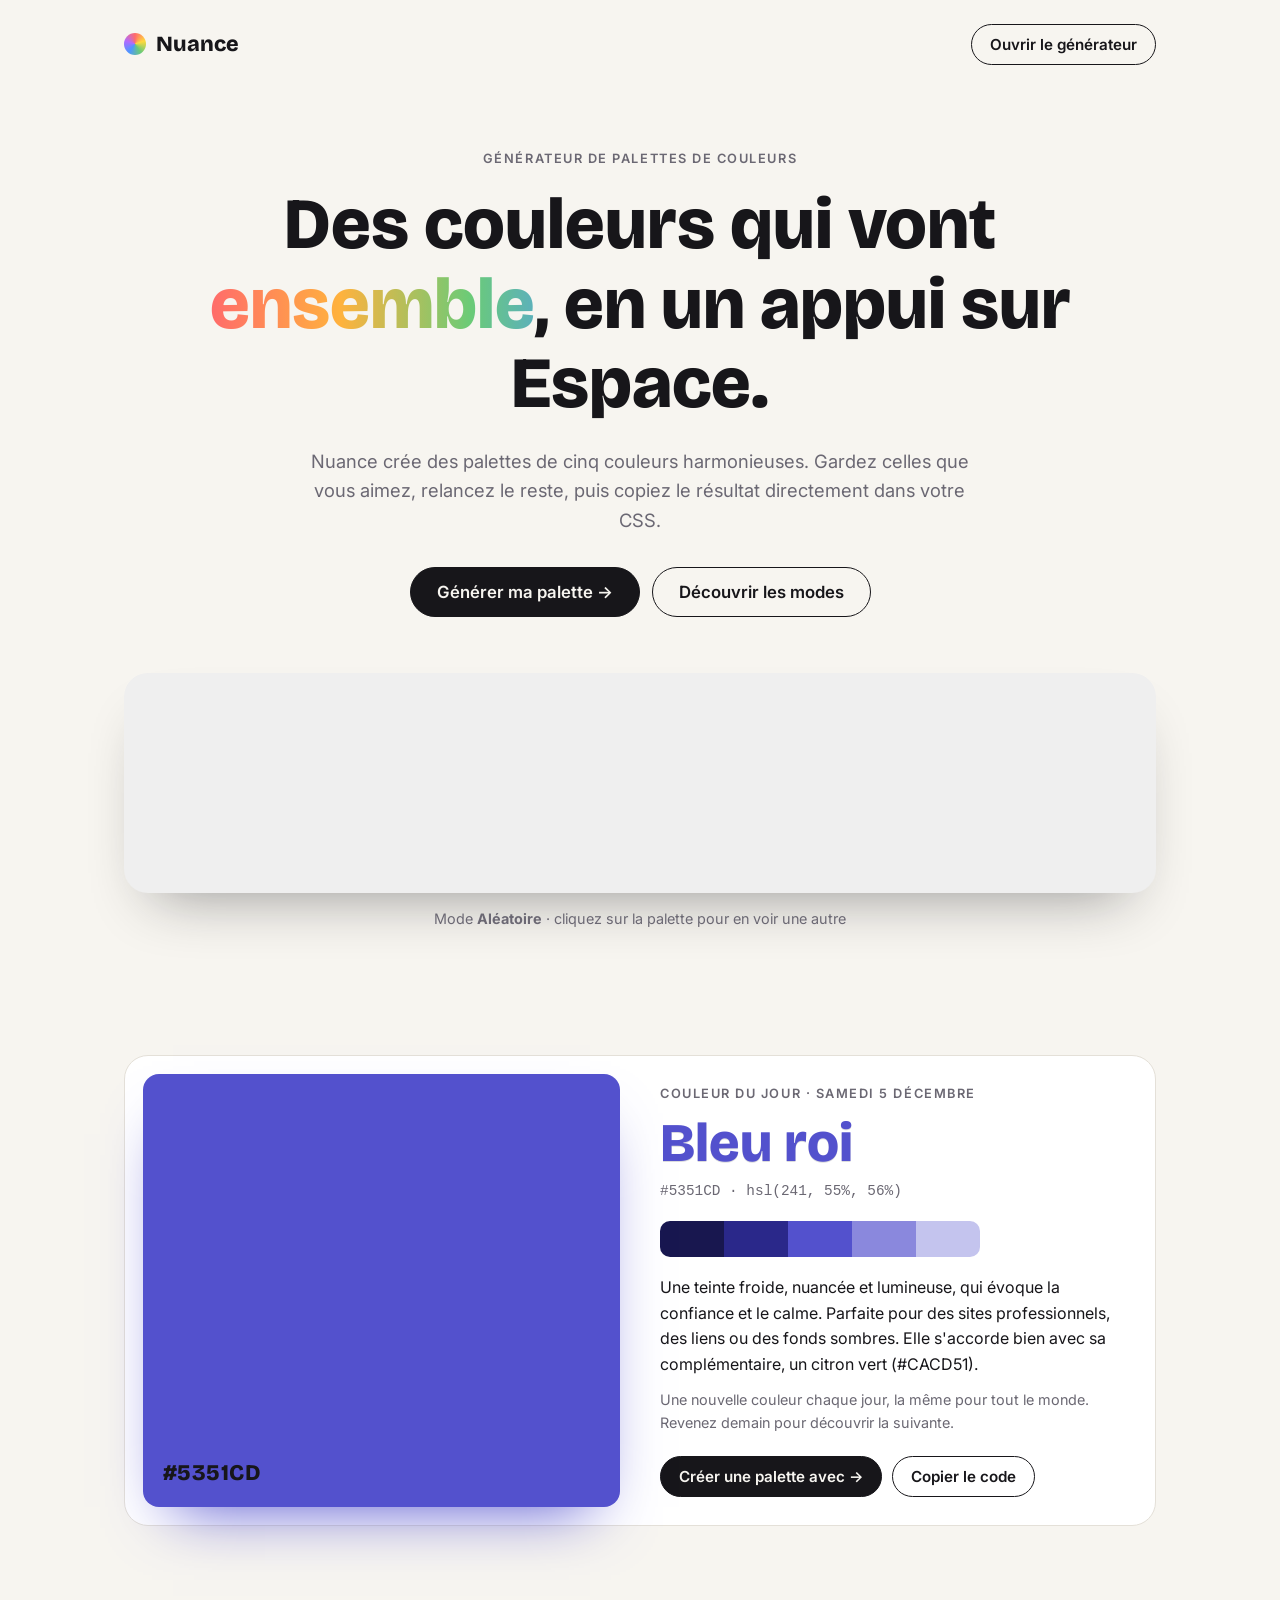
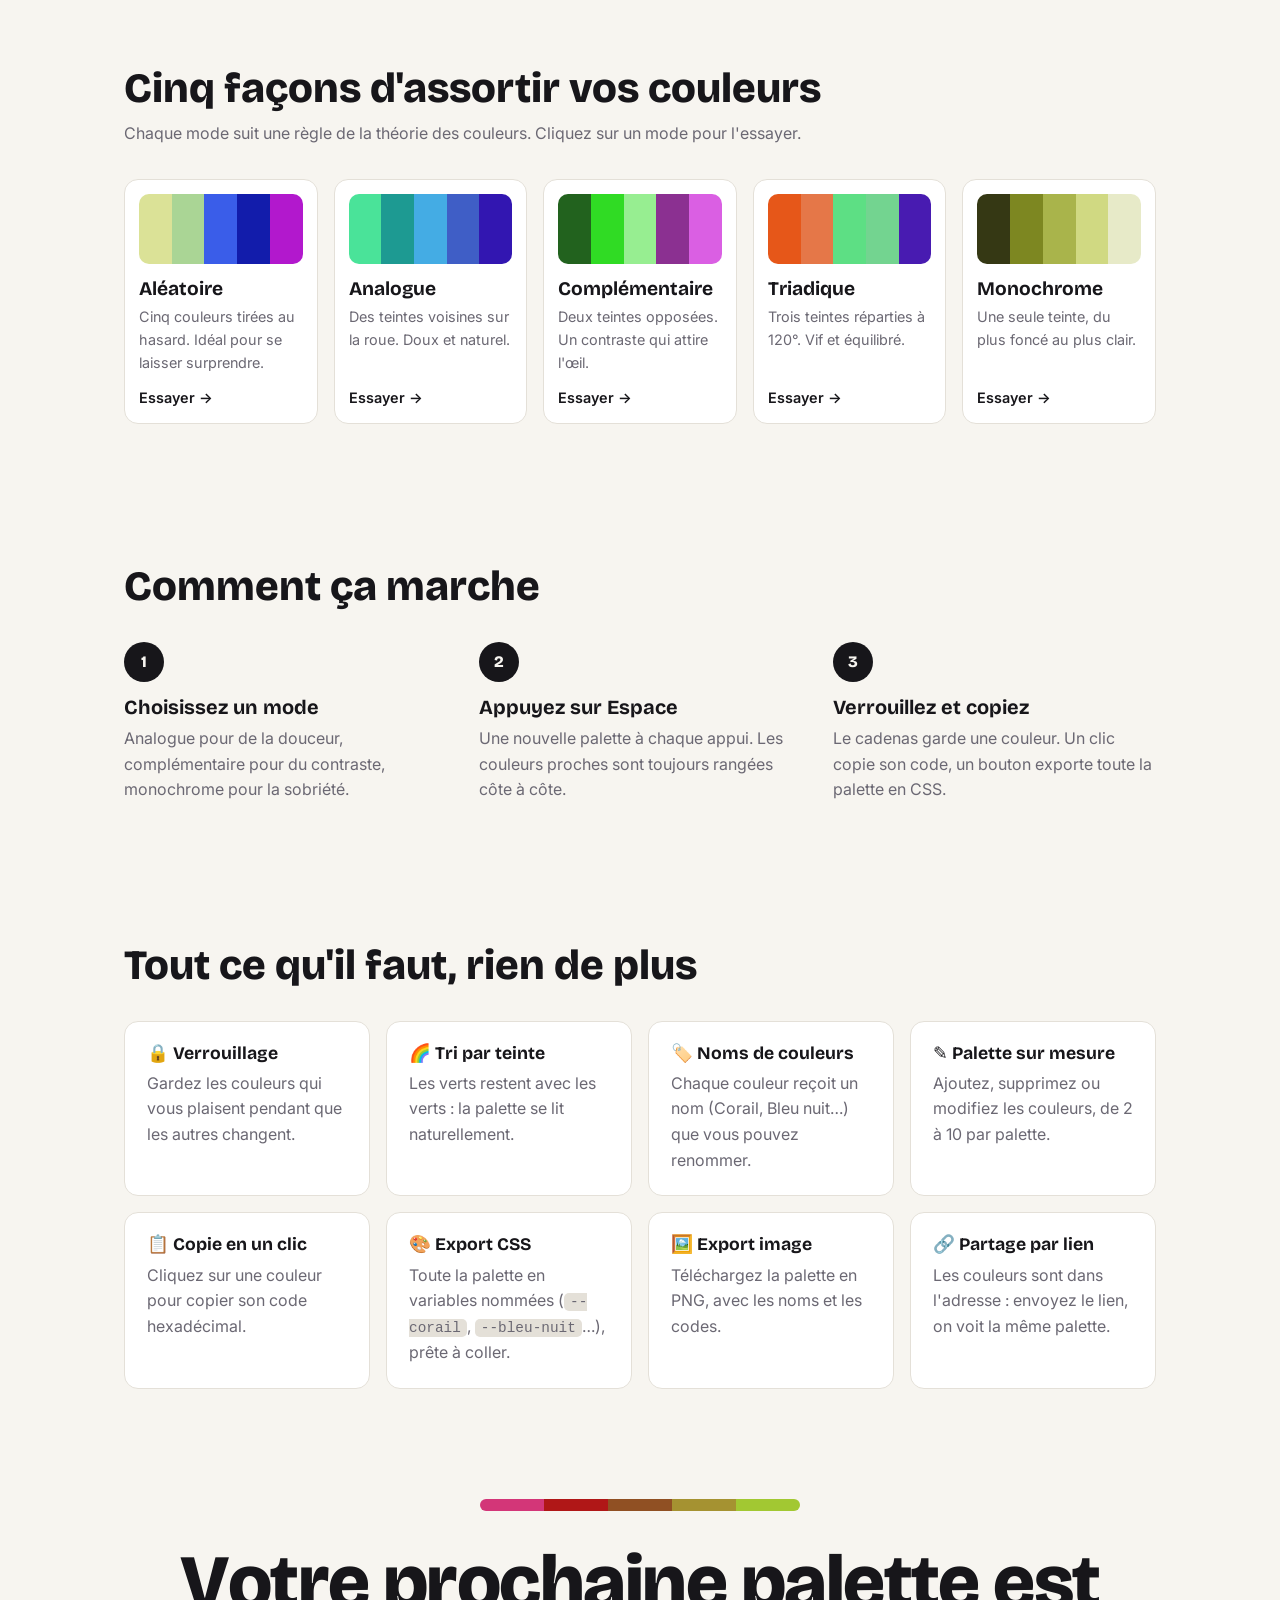
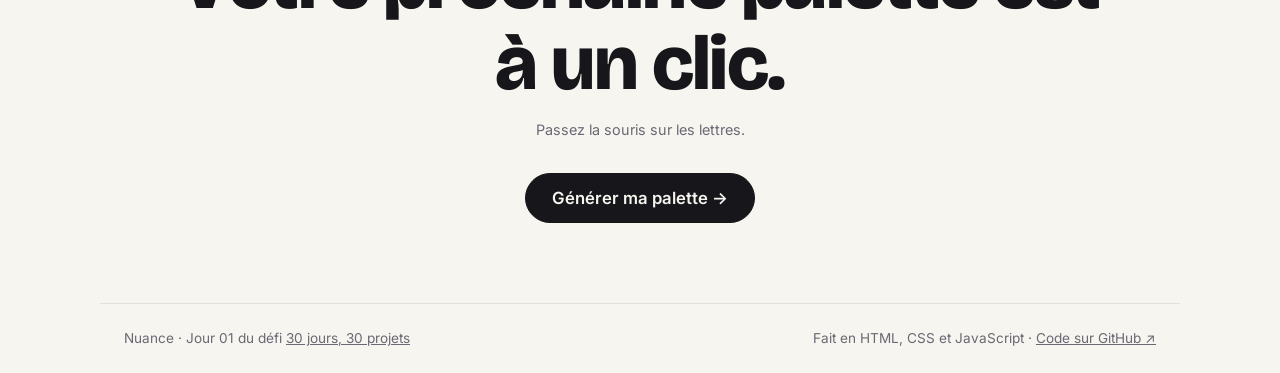
<file: index.html>
<!DOCTYPE html>
<html lang="fr">
<head>
  <meta charset="UTF-8">
  <meta name="viewport" content="width=device-width, initial-scale=1.0">
  <title>Nuance · Générateur de palettes</title>
  <meta name="description" content="Nuance crée des palettes de cinq couleurs harmonieuses : 5 modes d'harmonie, verrouillage, export CSS ou PNG et partage par lien.">
  <meta name="theme-color" content="#f7f5f0">
  <meta property="og:type" content="website">
  <meta property="og:locale" content="fr_FR">
  <meta property="og:site_name" content="Nuance">
  <meta property="og:title" content="Nuance · Générateur de palettes">
  <meta property="og:description" content="Nuance crée des palettes de cinq couleurs harmonieuses : 5 modes d'harmonie, verrouillage, export CSS ou PNG et partage par lien.">
  <meta property="og:url" content="https://nuance.projectp.fr/">
  <link rel="canonical" href="https://nuance.projectp.fr/">
  <meta property="og:image" content="https://nuance.projectp.fr/docs/og.png">
  <meta property="og:image:width" content="1200">
  <meta property="og:image:height" content="630">
  <meta property="og:image:alt" content="Nuance · aperçu du site">
  <meta name="twitter:card" content="summary_large_image">
  <link rel="icon" href="favicon.svg" type="image/svg+xml">
  <link rel="preconnect" href="https://fonts.googleapis.com">
  <link rel="preconnect" href="https://fonts.gstatic.com" crossorigin>
  <link href="https://fonts.googleapis.com/css2?family=Bricolage+Grotesque:opsz,wght@12..96,600;12..96,800&family=Inter:wght@400;500;600&display=swap" rel="stylesheet">
  <link rel="stylesheet" href="style.css">
  <script type="application/ld+json">
  {
    "@context": "https://schema.org",
    "@type": "WebApplication",
    "name": "Nuance",
    "url": "https://nuance.projectp.fr/",
    "description": "Générateur de palettes de couleurs harmonieuses : 5 modes d'harmonie, verrouillage, export CSS ou PNG et partage par lien.",
    "applicationCategory": "DesignApplication",
    "operatingSystem": "Web",
    "inLanguage": "fr",
    "isAccessibleForFree": true,
    "offers": {
      "@type": "Offer",
      "price": "0",
      "priceCurrency": "EUR"
    },
    "image": "https://nuance.projectp.fr/docs/og.png",
    "author": {
      "@type": "Person",
      "name": "PierreWZK",
      "url": "https://github.com/PierreWZK"
    },
    "isPartOf": {
      "@type": "WebSite",
      "name": "ProjectP",
      "url": "https://projectp.fr/"
    }
  }
  </script>
</head>
<body class="landing">
  <header class="nav container">
    <a href="index.html" class="logo"><span class="logo-dots"></span>Nuance</a>
    <a href="generator.html" class="btn btn-ghost">Ouvrir le générateur</a>
  </header>

  <!-- Hero -->
  <section class="hero container">
    <p class="eyebrow">Générateur de palettes de couleurs</p>
    <h1>Des couleurs qui vont <em>ensemble</em>, en un appui sur Espace.</h1>
    <p class="lead">
      Nuance crée des palettes de cinq couleurs harmonieuses. Gardez celles que vous aimez,
      relancez le reste, puis copiez le résultat directement dans votre CSS.
    </p>
    <div class="hero-actions">
      <a href="generator.html" class="btn btn-primary btn-lg">Générer ma palette →</a>
      <a href="#modes" class="btn btn-ghost btn-lg">Découvrir les modes</a>
    </div>

    <button id="hero-palette" class="hero-palette" aria-label="Changer la palette d'exemple"></button>
    <p class="hero-caption">Mode <strong id="hero-mode">Aléatoire</strong> · cliquez sur la palette pour en voir une autre</p>
  </section>

  <!-- Couleur du jour -->
  <section class="section container">
    <div id="daily" class="daily">
      <div class="daily-swatch">
        <span id="daily-hex" class="daily-swatch-hex"></span>
      </div>
      <div class="daily-info">
        <p class="eyebrow">Couleur du jour · <span id="daily-date"></span></p>
        <h2 id="daily-name"></h2>
        <p id="daily-hsl" class="daily-hsl"></p>
        <div id="daily-shades" class="daily-shades" aria-label="Nuances de la couleur du jour"></div>
        <p id="daily-desc" class="daily-desc"></p>
        <p class="daily-text">Une nouvelle couleur chaque jour, la même pour tout le monde. Revenez demain pour découvrir la suivante.</p>
        <div class="daily-actions">
          <a id="daily-link" href="generator.html" class="btn btn-primary">Créer une palette avec →</a>
          <button id="daily-copy" class="btn btn-ghost">Copier le code</button>
        </div>
      </div>
    </div>
  </section>

  <!-- Modes -->
  <section id="modes" class="section container">
    <h2>Cinq façons d'assortir vos couleurs</h2>
    <p class="section-lead">Chaque mode suit une règle de la théorie des couleurs. Cliquez sur un mode pour l'essayer.</p>
    <div id="mode-cards" class="mode-cards"></div>
  </section>

  <!-- Comment ça marche -->
  <section class="section container">
    <h2>Comment ça marche</h2>
    <ol class="steps">
      <li>
        <span class="step-number">1</span>
        <h3>Choisissez un mode</h3>
        <p>Analogue pour de la douceur, complémentaire pour du contraste, monochrome pour la sobriété.</p>
      </li>
      <li>
        <span class="step-number">2</span>
        <h3>Appuyez sur Espace</h3>
        <p>Une nouvelle palette à chaque appui. Les couleurs proches sont toujours rangées côte à côte.</p>
      </li>
      <li>
        <span class="step-number">3</span>
        <h3>Verrouillez et copiez</h3>
        <p>Le cadenas garde une couleur. Un clic copie son code, un bouton exporte toute la palette en CSS.</p>
      </li>
    </ol>
  </section>

  <!-- Fonctionnalités -->
  <section class="section container">
    <h2>Tout ce qu'il faut, rien de plus</h2>
    <div class="features">
      <div class="feature">
        <h3>🔒 Verrouillage</h3>
        <p>Gardez les couleurs qui vous plaisent pendant que les autres changent.</p>
      </div>
      <div class="feature">
        <h3>🌈 Tri par teinte</h3>
        <p>Les verts restent avec les verts : la palette se lit naturellement.</p>
      </div>
      <div class="feature">
        <h3>🏷️ Noms de couleurs</h3>
        <p>Chaque couleur reçoit un nom (Corail, Bleu nuit…) que vous pouvez renommer.</p>
      </div>
      <div class="feature">
        <h3>✎ Palette sur mesure</h3>
        <p>Ajoutez, supprimez ou modifiez les couleurs, de 2 à 10 par palette.</p>
      </div>
      <div class="feature">
        <h3>📋 Copie en un clic</h3>
        <p>Cliquez sur une couleur pour copier son code hexadécimal.</p>
      </div>
      <div class="feature">
        <h3>🎨 Export CSS</h3>
        <p>Toute la palette en variables nommées (<code>--corail</code>, <code>--bleu-nuit</code>…), prête à coller.</p>
      </div>
      <div class="feature">
        <h3>🖼️ Export image</h3>
        <p>Téléchargez la palette en PNG, avec les noms et les codes.</p>
      </div>
      <div class="feature">
        <h3>🔗 Partage par lien</h3>
        <p>Les couleurs sont dans l'adresse : envoyez le lien, on voit la même palette.</p>
      </div>
    </div>
  </section>

  <!-- Call to action final -->
  <section class="cta container">
    <div id="cta-band" class="cta-band"></div>
    <h2 id="cta-title" class="cta-title">Votre prochaine palette est à un clic.</h2>
    <p class="cta-hint">Passez la souris sur les lettres.</p>
    <a href="generator.html" class="btn btn-primary btn-lg">Générer ma palette →</a>
  </section>

  <footer class="footer container">
    <span>Nuance · Jour 01 du défi <a href="https://projectp.fr/">30 jours, 30 projets</a></span>
    <span>Fait en HTML, CSS et JavaScript · <a href="https://github.com/PierreWZK/Nuance" target="_blank" rel="noopener">Code sur GitHub ↗</a></span>
  </footer>

  <script src="palette.js"></script>
  <script src="landing.js"></script>
</body>
</html>
</file>
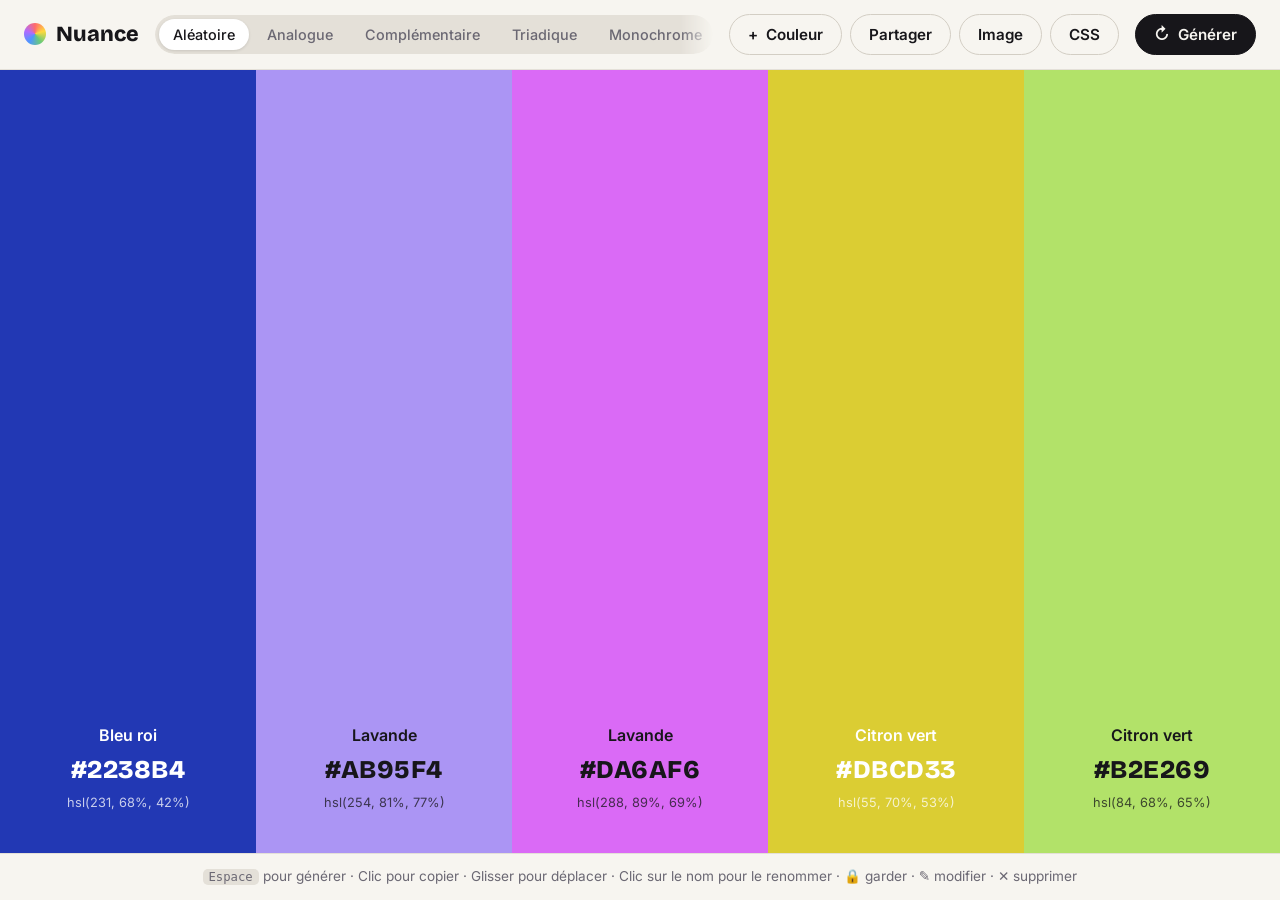
<file: generator.html>
<!DOCTYPE html>
<html lang="fr">
<head>
  <meta charset="UTF-8">
  <meta name="viewport" content="width=device-width, initial-scale=1.0, viewport-fit=cover">
  <title>Générateur · Nuance</title>
  <meta name="description" content="Nuance crée des palettes de cinq couleurs harmonieuses : 5 modes d'harmonie, verrouillage, export CSS ou PNG et partage par lien.">
  <meta name="theme-color" content="#f7f5f0">
  <meta property="og:type" content="website">
  <meta property="og:locale" content="fr_FR">
  <meta property="og:site_name" content="Nuance">
  <meta property="og:title" content="Générateur · Nuance">
  <meta property="og:description" content="Nuance crée des palettes de cinq couleurs harmonieuses : 5 modes d'harmonie, verrouillage, export CSS ou PNG et partage par lien.">
  <meta property="og:url" content="https://nuance.projectp.fr/generator.html">
  <link rel="canonical" href="https://nuance.projectp.fr/generator.html">
  <meta property="og:image" content="https://nuance.projectp.fr/docs/og.png">
  <meta property="og:image:width" content="1200">
  <meta property="og:image:height" content="630">
  <meta property="og:image:alt" content="Nuance · aperçu du site">
  <meta name="twitter:card" content="summary_large_image">
  <link rel="icon" href="favicon.svg" type="image/svg+xml">
  <link rel="preconnect" href="https://fonts.googleapis.com">
  <link rel="preconnect" href="https://fonts.gstatic.com" crossorigin>
  <link href="https://fonts.googleapis.com/css2?family=Bricolage+Grotesque:opsz,wght@12..96,600;12..96,800&family=Inter:wght@400;500;600&display=swap" rel="stylesheet">
  <link rel="stylesheet" href="style.css">
</head>
<body class="app">
  <header class="topbar">
    <a href="index.html" class="logo"><span class="logo-dots"></span>Nuance</a>

    <nav id="modes" class="modes" aria-label="Mode de palette"></nav>

    <div class="actions">
      <!-- Outils : en ligne sur grand écran, dans un menu déroulant sinon -->
      <div id="menu" class="menu">
        <button id="menu-toggle" class="btn btn-ghost menu-toggle" aria-expanded="false" aria-controls="toolbar">
          <span aria-hidden="true">⋯</span> Outils
        </button>
        <div id="toolbar" class="toolbar">
          <button id="add" class="btn btn-ghost" title="Ajouter une couleur">
            <span class="ico" aria-hidden="true">+</span><span class="label-short">Couleur</span><span class="label-long">Ajouter une couleur</span>
          </button>
          <button id="share" class="btn btn-ghost" title="Copier un lien vers cette palette">
            <span class="ico" aria-hidden="true">🔗</span><span class="label-short">Partager</span><span class="label-long">Copier le lien de partage</span>
          </button>
          <button id="image" class="btn btn-ghost" title="Télécharger la palette en PNG">
            <span class="ico" aria-hidden="true">🖼️</span><span class="label-short">Image</span><span class="label-long">Télécharger en image</span>
          </button>
          <button id="export" class="btn btn-ghost" title="Copier les variables CSS">
            <span class="ico" aria-hidden="true">{ }</span><span class="label-short">CSS</span><span class="label-long">Copier les variables CSS</span>
          </button>
        </div>
      </div>
      <button id="generate" class="btn btn-primary btn-generate"><span aria-hidden="true">↻</span> Générer</button>
    </div>
  </header>

  <main id="palette" class="palette"></main>

  <footer class="hint">
    <kbd>Espace</kbd> pour générer · Clic pour copier · Glisser pour déplacer · Clic sur le nom pour le renommer · 🔒 garder · ✎ modifier · ✕ supprimer
  </footer>

  <div id="toast" class="toast" role="status"></div>

  <script src="palette.js"></script>
  <script src="script.js"></script>
</body>
</html>
</file>
<file: style.css>
/* ---------- Base ---------- */

:root {
  --bg: #f7f5f0;
  --surface: #ffffff;
  --ink: #17161a;
  --muted: #6b6873;
  --line: #e4e0d8;
  --radius: 14px;
  --font-title: 'Bricolage Grotesque', system-ui, sans-serif;
  --font-body: 'Inter', system-ui, sans-serif;
}

* {
  box-sizing: border-box;
}

body {
  margin: 0;
  background: var(--bg);
  color: var(--ink);
  font-family: var(--font-body);
  font-size: 16px;
  line-height: 1.6;
}

h1, h2, h3 {
  font-family: var(--font-title);
  line-height: 1.1;
  margin: 0;
}

a {
  color: inherit;
}

code, kbd {
  font-family: ui-monospace, Consolas, monospace;
  font-size: 0.9em;
  background: var(--line);
  padding: 1px 6px;
  border-radius: 5px;
}

.container {
  max-width: 1080px;
  margin: 0 auto;
  padding-inline: 24px;
}

/* ---------- Logo & boutons ---------- */

.logo {
  display: inline-flex;
  align-items: center;
  gap: 10px;
  font-family: var(--font-title);
  font-weight: 800;
  font-size: 1.35rem;
  text-decoration: none;
}

.logo-dots {
  width: 22px;
  height: 22px;
  border-radius: 50%;
  background: conic-gradient(#ff6b6b, #ffd93d, #6bcb77, #4d96ff, #b06bff, #ff6b6b);
}

.btn {
  display: inline-flex;
  align-items: center;
  justify-content: center;
  gap: 8px;
  padding: 10px 18px;
  border-radius: 999px;
  border: 1.5px solid var(--ink);
  font: 600 0.95rem var(--font-body);
  text-decoration: none;
  cursor: pointer;
  transition: transform 0.15s, background 0.15s, color 0.15s;
}

.btn:hover {
  transform: translateY(-1px);
}

.btn-primary {
  background: var(--ink);
  color: var(--bg);
}

.btn-ghost {
  background: transparent;
  color: var(--ink);
}

.btn-ghost:hover {
  background: var(--ink);
  color: var(--bg);
}

.btn-lg {
  padding: 14px 26px;
  font-size: 1.05rem;
}

/* ---------- Page vitrine ---------- */

.nav {
  display: flex;
  justify-content: space-between;
  align-items: center;
  padding-block: 24px;
}

.hero {
  padding-block: 60px 40px;
  text-align: center;
}

.eyebrow {
  text-transform: uppercase;
  letter-spacing: 0.12em;
  font-size: 0.8rem;
  font-weight: 600;
  color: var(--muted);
  margin: 0 0 16px;
}

.hero h1 {
  font-size: clamp(2.4rem, 6vw, 4.5rem);
  font-weight: 800;
  max-width: 14em;
  margin: 0 auto;
}

/* « ensemble » : dégradé arc-en-ciel qui défile en boucle */
.hero h1 em {
  font-style: normal;
  background: linear-gradient(90deg, #ff6b6b, #ffb23d, #6bcb77, #4d96ff, #b06bff, #ff6b6b);
  background-size: 200% 100%;
  -webkit-background-clip: text;
  background-clip: text;
  color: transparent;
  animation: rainbow-flow 6s linear infinite;
}

@keyframes rainbow-flow {
  to {
    background-position: -200% 0;
  }
}

.lead {
  font-size: 1.15rem;
  color: var(--muted);
  max-width: 36em;
  margin: 24px auto 32px;
}

.hero-actions {
  display: flex;
  gap: 12px;
  justify-content: center;
  flex-wrap: wrap;
}

.hero-palette {
  display: flex;
  width: 100%;
  height: 220px;
  margin-top: 56px;
  padding: 0;
  border: 0;
  border-radius: 24px;
  overflow: hidden;
  cursor: pointer;
  box-shadow: 0 30px 60px -30px rgba(23, 22, 26, 0.45);
}

.hero-palette span,
.mode-card-strip span,
.cta-band span {
  flex: 1;
  transition: background 0.8s ease;
}

.hero-caption {
  color: var(--muted);
  font-size: 0.9rem;
  margin-top: 14px;
}

.section {
  padding-block: 70px;
}

.section h2,
.cta h2 {
  font-size: clamp(1.8rem, 4vw, 2.6rem);
  font-weight: 800;
}

.section-lead {
  color: var(--muted);
  margin: 10px 0 0;
}

.mode-cards {
  display: grid;
  grid-template-columns: repeat(auto-fill, minmax(190px, 1fr));
  gap: 16px;
  margin-top: 32px;
}

.mode-card {
  display: flex;
  flex-direction: column;
  background: var(--surface);
  border: 1px solid var(--line);
  border-radius: var(--radius);
  padding: 14px;
  text-decoration: none;
  transition: transform 0.2s, box-shadow 0.2s;
}

.mode-card:hover {
  transform: translateY(-4px);
  box-shadow: 0 16px 30px -18px rgba(23, 22, 26, 0.4);
}

.mode-card-strip {
  display: flex;
  height: 70px;
  border-radius: 10px;
  overflow: hidden;
  margin-bottom: 14px;
}

.mode-card h3 {
  font-size: 1.2rem;
}

.mode-card p {
  color: var(--muted);
  font-size: 0.9rem;
  margin: 6px 0 12px;
  flex: 1;
}

.mode-card-link {
  font-weight: 600;
  font-size: 0.9rem;
}

.steps {
  list-style: none;
  padding: 0;
  margin: 32px 0 0;
  display: grid;
  grid-template-columns: repeat(auto-fit, minmax(240px, 1fr));
  gap: 32px;
}

.step-number {
  display: inline-grid;
  place-items: center;
  width: 40px;
  height: 40px;
  border-radius: 50%;
  background: var(--ink);
  color: var(--bg);
  font-family: var(--font-title);
  font-weight: 800;
  margin-bottom: 14px;
}

.steps h3 {
  font-size: 1.25rem;
}

.steps p,
.feature p {
  color: var(--muted);
  margin: 8px 0 0;
}

.features {
  display: grid;
  grid-template-columns: repeat(auto-fit, minmax(220px, 1fr));
  gap: 16px;
  margin-top: 32px;
}

.feature {
  background: var(--surface);
  border: 1px solid var(--line);
  border-radius: var(--radius);
  padding: 22px;
}

.feature h3 {
  font-size: 1.1rem;
}

.cta {
  text-align: center;
  padding-block: 40px 80px;
}

.cta-band {
  display: flex;
  height: 12px;
  border-radius: 999px;
  overflow: hidden;
  max-width: 320px;
  margin: 0 auto 32px;
}

/* Titre final : chaque lettre prend une couleur au survol puis revient au noir */
.cta .cta-title {
  max-width: 12em;
  margin: 0 auto;
  font-size: clamp(2.4rem, 6.5vw, 4.8rem);
  letter-spacing: -0.02em;
  line-height: 1.05;
  cursor: default;
}

.cta-title .word {
  display: inline-block;
  white-space: nowrap;
}

.cta-title .letter {
  display: inline-block;
}

.cta-title .letter.is-lit {
  animation: letter-lit 2.4s ease-out forwards;
}

@keyframes letter-lit {
  0% {
    color: var(--c);
    transform: translateY(-0.12em) rotate(-4deg);
  }
  20% {
    color: var(--c);
    transform: none;
  }
  60% {
    color: var(--c);
  }
  100% {
    color: var(--ink);
  }
}

.cta-hint {
  margin: 14px 0 32px;
  color: var(--muted);
  font-size: 0.9rem;
}

/* ---------- Couleur du jour ---------- */

.daily {
  display: grid;
  grid-template-columns: 1fr 1fr;
  gap: 40px;
  align-items: center;
  background: var(--surface);
  border: 1px solid var(--line);
  border-radius: 24px;
  padding: 18px;
}

.daily-swatch {
  position: relative;
  min-height: 300px;
  height: 100%;
  border-radius: 16px;
  background: var(--daily);
  box-shadow: 0 30px 60px -30px var(--daily);
}

.daily-swatch-hex {
  position: absolute;
  left: 20px;
  bottom: 16px;
  color: var(--daily-text);
  font-family: var(--font-title);
  font-weight: 800;
  font-size: 1.4rem;
  letter-spacing: 0.02em;
}

.daily-info {
  padding: 10px 18px 10px 0;
}

.daily-info .eyebrow {
  margin-bottom: 10px;
}

.daily-info h2 {
  font-size: clamp(2.2rem, 5vw, 3.4rem);
  font-weight: 800;
  color: var(--daily);
  /* le nom garde un contraste suffisant même si la couleur est claire */
  text-shadow: 0 1px 0 rgba(23, 22, 26, 0.15);
}

.daily-hsl {
  margin: 6px 0 18px;
  font-family: ui-monospace, Consolas, monospace;
  font-size: 0.9rem;
  color: var(--muted);
}

.daily-shades {
  display: flex;
  height: 36px;
  border-radius: 10px;
  overflow: hidden;
  max-width: 320px;
}

.daily-shades span {
  flex: 1;
}

.daily-desc {
  margin: 18px 0 0;
  max-width: 30em;
}

.daily-text {
  color: var(--muted);
  font-size: 0.9rem;
  margin: 10px 0 22px;
  max-width: 30em;
}

.daily-actions {
  display: flex;
  flex-wrap: wrap;
  gap: 10px;
}

.footer {
  display: flex;
  justify-content: space-between;
  flex-wrap: wrap;
  gap: 8px;
  padding-block: 24px;
  border-top: 1px solid var(--line);
  color: var(--muted);
  font-size: 0.85rem;
}

/* ---------- Générateur ---------- */

.app {
  display: flex;
  flex-direction: column;
  height: 100vh;
  height: 100dvh;
}

.topbar {
  display: flex;
  align-items: center;
  gap: 16px;
  padding: 14px 24px;
  border-bottom: 1px solid var(--line);
  position: relative;
  z-index: 20; /* le menu déroulant passe au-dessus des couleurs */
}

.topbar .logo {
  flex: none;
}

/* Les modes prennent la place disponible et défilent s'il en manque */
.modes {
  display: flex;
  flex: 0 1 auto;
  min-width: 0;
  gap: 4px;
  padding: 4px;
  background: var(--line);
  border-radius: 999px;
  overflow-x: auto;
  scrollbar-width: none; /* barre de défilement invisible */
}

.modes::-webkit-scrollbar {
  display: none;
}

/* Glisser à la souris pour faire défiler */
.modes.is-dragging {
  cursor: grabbing;
  user-select: none;
}

.modes.is-dragging .mode {
  cursor: grabbing;
}

/* Fondu sur le bord quand des modes sont cachés de ce côté */
.modes.can-left {
  mask-image: linear-gradient(to right, transparent, #000 32px);
}

.modes.can-right {
  mask-image: linear-gradient(to left, transparent, #000 32px);
}

.modes.can-left.can-right {
  mask-image: linear-gradient(to right, transparent, #000 32px, #000 calc(100% - 32px), transparent);
}

.mode {
  flex: 1 0 auto;
  white-space: nowrap;
  border: 0;
  background: transparent;
  padding: 7px 14px;
  border-radius: 999px;
  font: 500 0.9rem var(--font-body);
  color: var(--muted);
  cursor: pointer;
}

.mode:hover {
  color: var(--ink);
}

.mode.is-active {
  background: var(--surface);
  color: var(--ink);
  box-shadow: 0 1px 3px rgba(0, 0, 0, 0.12);
}

.actions {
  display: flex;
  align-items: center;
  gap: 8px;
  flex: none;
  margin-left: auto;
}

/* Boutons outils : contour gris, plus discrets que « Générer » */
.actions .btn-ghost {
  border-color: #d3cec4;
}

.actions .btn-ghost:hover {
  background: var(--surface);
  color: var(--ink);
  border-color: var(--ink);
}

.toolbar {
  display: flex;
  gap: 8px;
}

.menu-toggle,
.label-long {
  display: none;
}

.ico {
  display: none;
}

#add .ico {
  display: inline; /* « + Couleur » garde son + en ligne */
}

/* Menu déroulant quand la barre n'a plus la place d'afficher les outils */
@media (max-width: 1100px) {
  .menu {
    position: relative;
  }

  .menu-toggle {
    display: inline-flex;
  }

  .toolbar {
    display: none;
    position: absolute;
    top: calc(100% + 8px);
    right: 0;
    min-width: 260px;
    flex-direction: column;
    gap: 2px;
    padding: 6px;
    background: var(--surface);
    border: 1px solid var(--line);
    border-radius: var(--radius);
    box-shadow: 0 20px 40px -12px rgba(23, 22, 26, 0.35);
  }

  .menu.is-open .toolbar {
    display: flex;
  }

  .menu.is-open .menu-toggle {
    border-color: var(--ink);
  }

  .actions .toolbar .btn {
    justify-content: flex-start;
    gap: 12px;
    border: 0;
    border-radius: 10px;
    padding: 11px 12px;
    font-weight: 500;
  }

  .actions .toolbar .btn:hover {
    background: var(--bg);
    transform: none;
  }

  .toolbar .btn:disabled {
    background: transparent;
  }

  .ico {
    display: inline-block;
    width: 22px;
    text-align: center;
  }

  .label-short {
    display: none;
  }

  .label-long {
    display: inline;
  }
}

/* Double écart pour séparer l'action principale des outils */
.btn-generate {
  margin-left: 8px;
}

.btn-generate span {
  font-size: 1.1em;
  line-height: 1;
}

.palette {
  flex: 1;
  display: flex;
  min-height: 0;
}

.swatch {
  flex: 1;
  position: relative;
  display: flex;
  flex-direction: column;
  justify-content: flex-end;
  align-items: center;
  padding: 24px 12px 40px;
  cursor: pointer;
  transition: flex 0.25s ease;
}

.swatch:hover {
  flex: 1.15;
}

/* Glisser-déposer */
.palette {
  position: relative; /* repère pour offsetLeft / offsetTop des couleurs */
}

.swatch {
  cursor: grab;
  touch-action: none; /* sur mobile, le doigt déplace la couleur au lieu de faire défiler */
  user-select: none;
}

.palette.is-sorting .swatch {
  flex: 1;
  transition: none;
  cursor: grabbing;
}

.swatch.is-dragging {
  z-index: 5;
  box-shadow: 0 20px 40px -10px rgba(0, 0, 0, 0.5);
  outline: 3px solid rgba(255, 255, 255, 0.7);
  outline-offset: -3px;
}

.btn:disabled {
  opacity: 0.4;
  cursor: not-allowed;
  transform: none;
}

/* Outils d'une couleur : cadenas, modifier, supprimer */
.tools {
  position: absolute;
  top: 50%;
  transform: translateY(-50%);
  display: flex;
  flex-direction: column;
  gap: 8px;
}

.tool {
  position: relative;
  display: grid;
  place-items: center;
  width: 44px;
  height: 44px;
  border: 0;
  border-radius: 50%;
  background: rgba(255, 255, 255, 0.25);
  color: inherit;
  font-size: 1.15rem;
  cursor: pointer;
  opacity: 0;
  transition: opacity 0.2s, background 0.2s;
}

.swatch:hover .tool,
.tool.is-on {
  opacity: 1;
}

.tool:hover {
  background: rgba(255, 255, 255, 0.45);
}

.tool:disabled {
  display: none;
}

/* Le sélecteur de couleur est invisible, posé sur le bouton ✎ */
.tool-picker input {
  position: absolute;
  inset: 0;
  width: 100%;
  height: 100%;
  opacity: 0;
  cursor: pointer;
}

.swatch-name {
  width: 100%;
  max-width: 200px;
  padding: 2px 6px;
  border: 1px solid transparent;
  border-radius: 6px;
  background: transparent;
  color: inherit;
  font: 600 1rem var(--font-body);
  text-align: center;
}

.swatch-name:hover,
.swatch-name:focus {
  border-color: currentColor;
  outline: none;
}

.swatch-info {
  display: flex;
  flex-direction: column;
  align-items: center;
  gap: 2px;
  text-align: center;
}

.swatch-hex {
  font-family: var(--font-title);
  font-weight: 800;
  font-size: 1.6rem;
  letter-spacing: 0.02em;
}

.swatch-hsl {
  font-size: 0.8rem;
  opacity: 0.75;
}

.hint {
  padding: 12px 24px;
  text-align: center;
  font-size: 0.85rem;
  color: var(--muted);
  border-top: 1px solid var(--line);
}

.toast {
  position: fixed;
  left: 50%;
  bottom: 60px;
  transform: translate(-50%, 20px);
  background: var(--ink);
  color: var(--bg);
  padding: 10px 18px;
  border-radius: 999px;
  font-weight: 500;
  opacity: 0;
  pointer-events: none;
  transition: opacity 0.2s, transform 0.2s;
}

.toast.is-visible {
  opacity: 1;
  transform: translate(-50%, 0);
}

/* Moins d'animations si le système le demande */
@media (prefers-reduced-motion: reduce) {
  .hero h1 em,
  .cta-title .letter.is-lit {
    animation: none;
  }
}

/* ---------- Mobile ---------- */

@media (max-width: 700px) {
  .daily {
    grid-template-columns: 1fr;
    gap: 20px;
  }

  .daily-swatch {
    min-height: 200px;
  }

  .daily-info {
    padding: 0 6px 10px;
  }

  .cta-hint {
    display: none; /* pas de survol sur téléphone */
  }

  /* Place pour le bouton « Générer » fixé en bas */
  .app {
    padding-bottom: calc(76px + env(safe-area-inset-bottom, 0px));
  }

  /* Ligne 1 : logo + menu. Ligne 2 : modes sur toute la largeur */
  .topbar {
    flex-wrap: wrap;
    gap: 12px;
    padding: 12px 16px;
  }

  .modes {
    order: 2;
    flex: 1 1 100%;
  }

  /* « Générer » : pleine largeur, fixé en bas de l'écran */
  .btn-generate {
    position: fixed;
    left: 16px;
    right: 16px;
    bottom: calc(12px + env(safe-area-inset-bottom, 0px));
    z-index: 10;
    margin: 0;
    padding: 16px;
    font-size: 1.05rem;
    box-shadow: 0 10px 30px -10px rgba(23, 22, 26, 0.6);
  }

  .btn-generate:hover {
    transform: none;
  }

  /* Pas de touche Espace sur téléphone : l'aide ne sert plus */
  .hint {
    display: none;
  }

  .toast {
    bottom: calc(90px + env(safe-area-inset-bottom, 0px));
  }

  /* Les couleurs s'empilent en lignes */
  .palette {
    flex-direction: column;
  }

  .swatch {
    flex-direction: row;
    justify-content: space-between;
    padding: 0 20px;
  }

  .swatch:hover {
    flex: 1;
  }

  .tools {
    position: static;
    transform: none;
    flex-direction: row;
    order: 2;
  }

  .tool {
    opacity: 1;
    width: 36px;
    height: 36px;
    font-size: 1rem;
  }

  .swatch-info {
    align-items: flex-start;
    text-align: left;
  }

  .swatch-name {
    text-align: left;
    padding-left: 0;
  }

  .swatch-hex {
    font-size: 1.3rem;
  }

  .swatch-hsl {
    display: none;
  }

  .hero-palette {
    height: 140px;
  }
}
</file>
